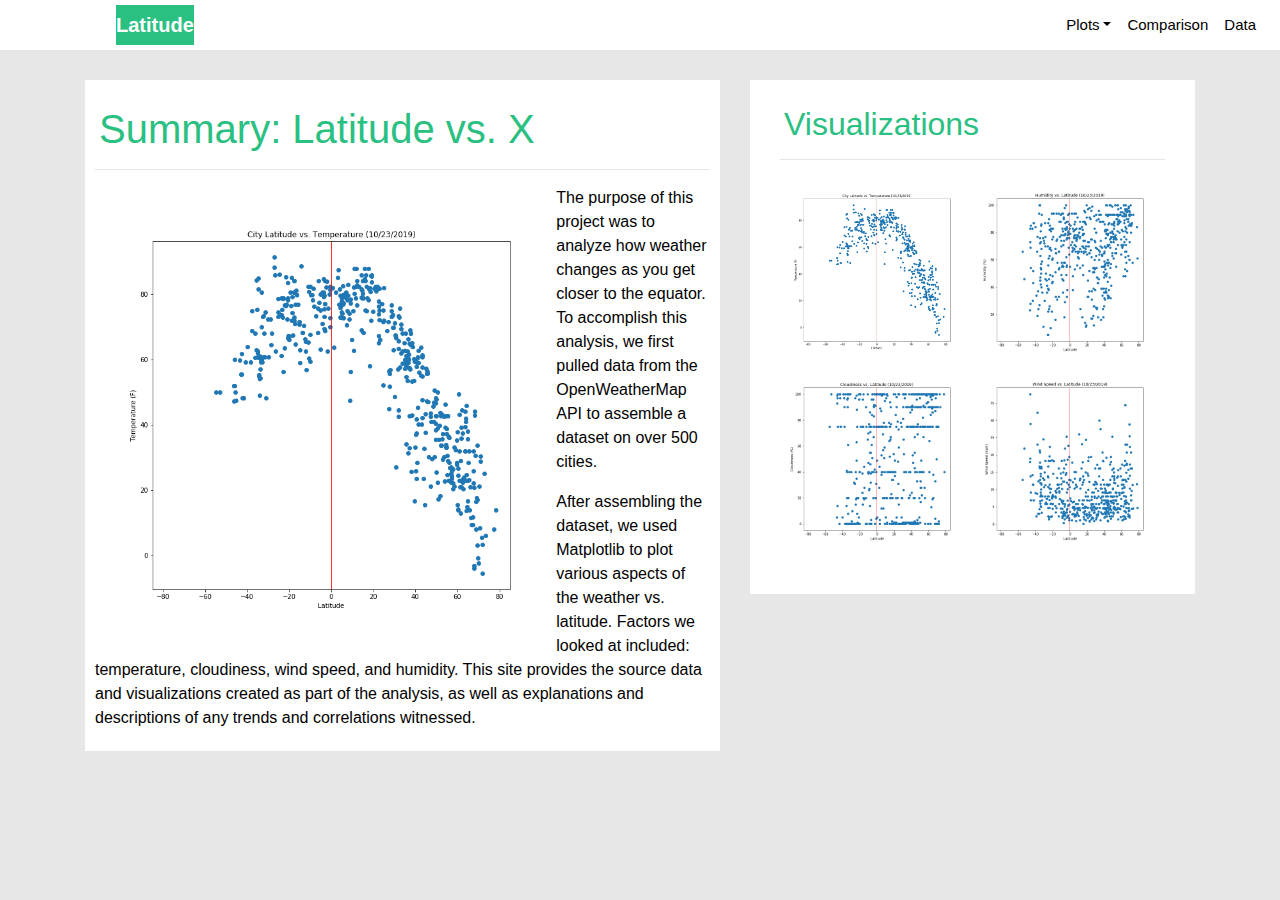
<file: WebVisualizations/index.html>
<!doctype html>
<html lang="en">
  <head>
    <!--Required meta tags-->
    <meta charset="utf-8">
    <meta name="viewport" content="width=device-width, initial-scale=1, shrink-to-fit=no">

    <!-- Bootstrap CSS -->
    <link rel="stylesheet" href="https://stackpath.bootstrapcdn.com/bootstrap/4.3.1/css/bootstrap.min.css" integrity="sha384-ggOyR0iXCbMQv3Xipma34MD+dH/1fQ784/j6cY/iJTQUOhcWr7x9JvoRxT2MZw1T" crossorigin="anonymous">

    <!--CSS Link-->
    <link rel="stylesheet" type="text/css" href="stylesheet.css">
    <script src="https://code.jquery.com/jquery-3.4.1.slim.min.js" integrity="sha384-J6qa4849blE2+poT4WnyKhv5vZF5SrPo0iEjwBvKU7imGFAV0wwj1yYfoRSJoZ+n" crossorigin="anonymous"></script>
    <script src="https://cdn.jsdelivr.net/npm/popper.js@1.16.0/dist/umd/popper.min.js" integrity="sha384-Q6E9RHvbIyZFJoft+2mJbHaEWldlvI9IOYy5n3zV9zzTtmI3UksdQRVvoxMfooAo" crossorigin="anonymous"></script>
    <script src="https://stackpath.bootstrapcdn.com/bootstrap/4.4.1/js/bootstrap.min.js" integrity="sha384-wfSDF2E50Y2D1uUdj0O3uMBJnjuUD4Ih7YwaYd1iqfktj0Uod8GCExl3Og8ifwB6" crossorigin="anonymous"></script>
    <title>Web Visualization Dashboard - Latitude</title>
  </head>


    <body>

        <nav class="navbar navbar-expand-lg">
            <a class="navbar-brand" href="index.html">Latitude</a>
            <button class="navbar-toggler" type="button" data-toggle="collapse" data-target="#collapsibleNavbar" aria-controls="navbarNavDropdown" aria-expanded="false" aria-label="Toggle navigation">
              <span class="navbar-toggler-icon"></span>
            </button>
          
            <div class="collapse navbar-collapse" id="collapsibleNavbar">
                <ul class="navbar-nav ml-auto">

                    <li class="nav-item dropdown">
                        <a class="nav-link dropdown-toggle" href="#" id="navbarDropdownMenuLink" role="button" data-toggle="dropdown" aria-haspopup="true" aria-expanded="false">Plots</a>
                        <div class="dropdown-menu" aria-labelledby="navbarDropdownMenuLink">
                            <a class="dropdown-item" href="temp.html">Maximum Temperature</a>
                            <a class="dropdown-item" href="humidity.html">Humidity</a>
                            <a class="dropdown-item" href="cloudiness.html">Cloudiness</a>
                            <a class="dropdown-item" href="wind.html">Wind Speed</a>
                        </div>
                    </li>

                    <li class="nav-item">
                      <a class="nav-link" href="comparisons.html">Comparison</a>
                    </li>

                    <li class="nav-item">
                        <a class="nav-link" href="data.html">Data</a>
                    </li>
                </ul>

            </div>
        </nav>


        <div class="container">
            <div class="row">
                <div class="col-lg-7 col-md-12">
                    <div class="main-content">
                        <h1 class="heading">Summary: Latitude vs. X</h1>
                        <hr>
                        <img src="Resources/assets/images/temp_vs_lat.png" alt="Latitude vs Max Temperature" class="index-graph float-left">
                        <p>The purpose of this project was to analyze how weather changes as you get closer to the equator. To accomplish 
                            this analysis, we first pulled data from the OpenWeatherMap API to assemble a dataset on over 500 cities.</p>
                        <p>After assembling the dataset, we used Matplotlib to plot various aspects of the weather vs. latitude. Factors 
                            we looked at included: temperature, cloudiness, wind speed, and humidity. This site provides the source data 
                            and visualizations created as part of the analysis, as well as explanations and descriptions of any trends and 
                            correlations witnessed.</p>
                    </div>
                </div>
                <div class="col-lg-5 col-md-12">
                    <section id="imagenav-area">
                        <div class="image-content">
                            <h2 class="heading">Visualizations</h2>
                            <hr>
                            <div id="image-content">
                                <a href="temp.html">
                                    <img src="Resources/assets/images/temp_vs_lat.png" alt="Latitude vs Max Temperature" class="imagenav-photo"></a>
                                <a href="humidity.html">
                                    <img src="Resources/assets/images/humidity_vs_lat.png" alt="Latitude vs Humidity" class="imagenav-photo"></a>
                                <a href="cloudiness.html">
                                    <img src="Resources/assets/images/cloudiness_vs_lat.png" alt="Latitude vs Clouduness" class="imagenav-photo"></a>
                                <a href="wind.html">
                                    <img src="Resources/assets/images/windspeed_vs_lat.png" alt="Latitude vs Wind Speed" class="imagenav-photo"></a>
                            </div>
                        </div>
                    </section>
                </div>
            </div>
        </div>


    </body>
</html>
</file>
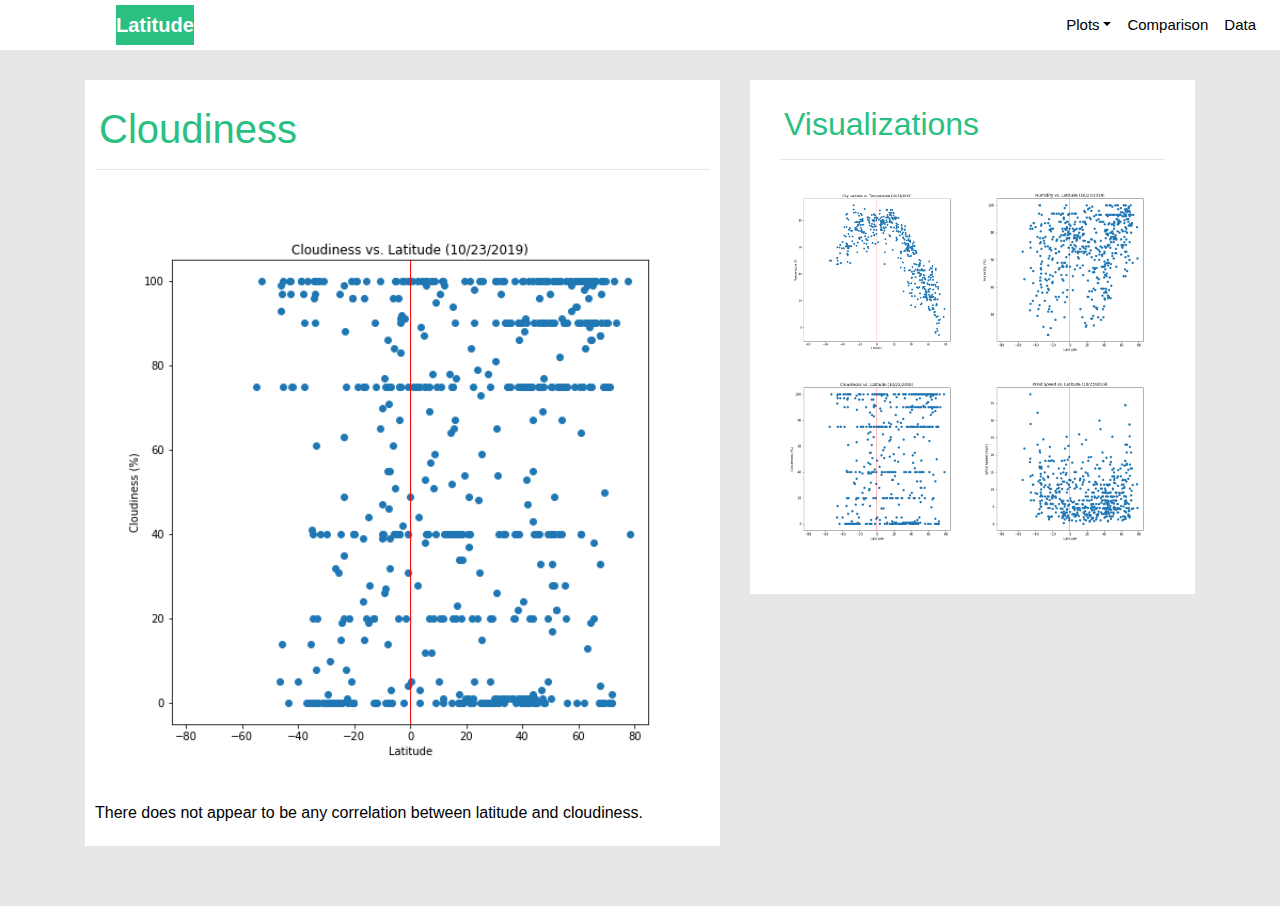
<file: WebVisualizations/cloudiness.html>
<!doctype html>
<html lang="en">
  <head>
    <!--Required meta tags-->
    <meta charset="utf-8">
    <meta name="viewport" content="width=device-width, initial-scale=1, shrink-to-fit=no">

    <!-- Bootstrap CSS -->
    <link rel="stylesheet" href="https://stackpath.bootstrapcdn.com/bootstrap/4.3.1/css/bootstrap.min.css" integrity="sha384-ggOyR0iXCbMQv3Xipma34MD+dH/1fQ784/j6cY/iJTQUOhcWr7x9JvoRxT2MZw1T" crossorigin="anonymous">

    <!--CSS Link-->
    <link rel="stylesheet" type="text/css" href="stylesheet.css">
    <script src="https://code.jquery.com/jquery-3.4.1.slim.min.js" integrity="sha384-J6qa4849blE2+poT4WnyKhv5vZF5SrPo0iEjwBvKU7imGFAV0wwj1yYfoRSJoZ+n" crossorigin="anonymous"></script>
    <script src="https://cdn.jsdelivr.net/npm/popper.js@1.16.0/dist/umd/popper.min.js" integrity="sha384-Q6E9RHvbIyZFJoft+2mJbHaEWldlvI9IOYy5n3zV9zzTtmI3UksdQRVvoxMfooAo" crossorigin="anonymous"></script>
    <script src="https://stackpath.bootstrapcdn.com/bootstrap/4.4.1/js/bootstrap.min.js" integrity="sha384-wfSDF2E50Y2D1uUdj0O3uMBJnjuUD4Ih7YwaYd1iqfktj0Uod8GCExl3Og8ifwB6" crossorigin="anonymous"></script>
    <title>Web Visualization Dashboard - Latitude</title>
  </head>


    <body>

        <nav class="navbar navbar-expand-lg">
            <a class="navbar-brand" href="index.html">Latitude</a>
            <button class="navbar-toggler" type="button" data-toggle="collapse" data-target="#navbarNavDropdown" aria-controls="navbarNavDropdown" aria-expanded="false" aria-label="Toggle navigation">
              <span class="navbar-toggler-icon"></span>
            </button>
          
            <div class="collapse navbar-collapse" id="navbarNavDropdown">
                <ul class="navbar-nav ml-auto">

                    <li class="nav-item dropdown">
                        <a class="nav-link dropdown-toggle" href="#" id="navbarDropdownMenuLink" role="button" data-toggle="dropdown" aria-haspopup="true" aria-expanded="false">Plots</a>
                        <div class="dropdown-menu" aria-labelledby="navbarDropdownMenuLink">
                            <a class="dropdown-item" href="temp.html">Maximum Temperature</a>
                            <a class="dropdown-item" href="humidity.html">Humidity</a>
                            <a class="dropdown-item" href="cloudiness.html">cloudiness</a>
                            <a class="dropdown-item" href="wind.html">Wind Speed</a>
                        </div>
                    </li>

                    <li class="nav-item">
                      <a class="nav-link" href="comparisons.html">Comparison</a>
                    </li>

                    <li class="nav-item">
                        <a class="nav-link" href="data.html">Data</a>
                    </li>
                </ul>

            </div>
        </nav>






        <div class="container">
            <div class="row">
                <div class="col-lg-7 col-md-12">
                    <div class="main-content">
                        <h1 class="heading">Cloudiness</h1>
                        <hr>
                        <img src="Resources/assets/images/cloudiness_vs_lat.png" alt="Latitude vs Cloudiness" class="vis-graph">
                        <p>There does not appear to be any correlation between latitude and cloudiness.</p>
                    </div>
                </div>
                <div class="col-lg-5 col-md-12">
                    <section id="imagenav-area">
                        <div class="image-content">
                            <h2 class="heading">Visualizations</h2>
                            <hr>
                            <div id="image-content">
                                <a href="temp.html">
                                    <img src="Resources/assets/images/temp_vs_lat.png" alt="Latitude vs Max Temperature" class="imagenav-photo"></a>
                                <a href="humidity.html">
                                    <img src="Resources/assets/images/humidity_vs_lat.png" alt="Latitude vs Humidity" class="imagenav-photo"></a>
                                <a href="cloudiness.html">
                                    <img src="Resources/assets/images/cloudiness_vs_lat.png" alt="Latitude vs Cloudiness" class="imagenav-photo"></a>
                                <a href="wind.html">
                                    <img src="Resources/assets/images/windspeed_vs_lat.png" alt="Latitude vs Wind Speed" class="imagenav-photo"></a>
                            </div>
                        </div>
                    </section>
                </div>
            </div>
        </div>






    </body>

</html>
</file>
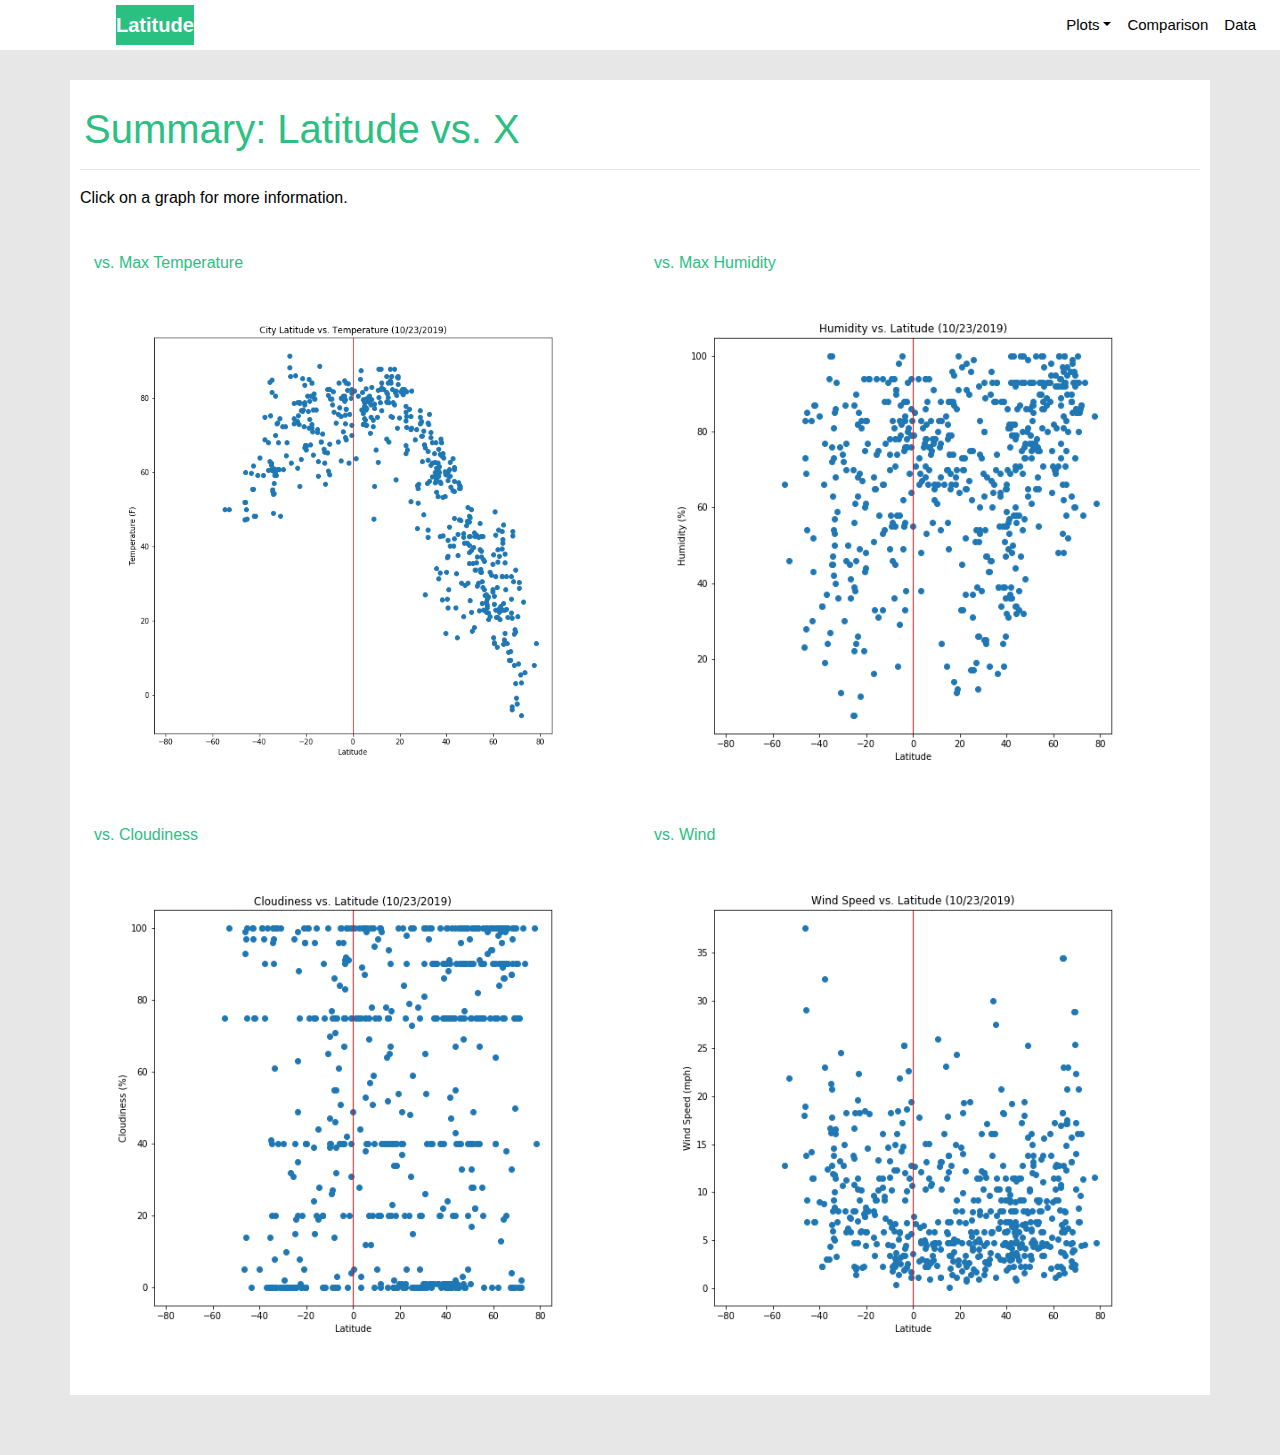
<file: WebVisualizations/comparisons.html>
<!doctype html>
<html lang="en">
  <head>
    <!--Required meta tags-->
    <meta charset="utf-8">
    <meta name="viewport" content="width=device-width, initial-scale=1, shrink-to-fit=no">

    <!-- Bootstrap CSS -->
    <link rel="stylesheet" href="https://stackpath.bootstrapcdn.com/bootstrap/4.3.1/css/bootstrap.min.css" integrity="sha384-ggOyR0iXCbMQv3Xipma34MD+dH/1fQ784/j6cY/iJTQUOhcWr7x9JvoRxT2MZw1T" crossorigin="anonymous">

    <!--CSS Link-->
    <link rel="stylesheet" type="text/css" href="stylesheet.css">
    <script src="https://code.jquery.com/jquery-3.4.1.slim.min.js" integrity="sha384-J6qa4849blE2+poT4WnyKhv5vZF5SrPo0iEjwBvKU7imGFAV0wwj1yYfoRSJoZ+n" crossorigin="anonymous"></script>
    <script src="https://cdn.jsdelivr.net/npm/popper.js@1.16.0/dist/umd/popper.min.js" integrity="sha384-Q6E9RHvbIyZFJoft+2mJbHaEWldlvI9IOYy5n3zV9zzTtmI3UksdQRVvoxMfooAo" crossorigin="anonymous"></script>
    <script src="https://stackpath.bootstrapcdn.com/bootstrap/4.4.1/js/bootstrap.min.js" integrity="sha384-wfSDF2E50Y2D1uUdj0O3uMBJnjuUD4Ih7YwaYd1iqfktj0Uod8GCExl3Og8ifwB6" crossorigin="anonymous"></script>
    <title>Web Visualization Dashboard - Latitude</title>
  </head>


    <body>

        <nav class="navbar navbar-expand-lg">
            <a class="navbar-brand" href="index.html">Latitude</a>
            <button class="navbar-toggler" type="button" data-toggle="collapse" data-target="#collapsibleNavbar" aria-controls="navbarNavDropdown" aria-expanded="false" aria-label="Toggle navigation">
              <span class="navbar-toggler-icon"></span>
            </button>
          
            <div class="collapse navbar-collapse" id="collapsibleNavbar">
                <ul class="navbar-nav ml-auto">

                    <li class="nav-item dropdown">
                        <a class="nav-link dropdown-toggle" href="#" id="navbarDropdownMenuLink" role="button" data-toggle="dropdown" aria-haspopup="true" aria-expanded="false">Plots</a>
                        <div class="dropdown-menu" aria-labelledby="navbarDropdownMenuLink">
                            <a class="dropdown-item" href="temp.html">Maximum Temperature</a>
                            <a class="dropdown-item" href="humidity.html">Humidity</a>
                            <a class="dropdown-item" href="cloudiness.html">Cloudiness</a>
                            <a class="dropdown-item" href="wind.html">Wind Speed</a>
                        </div>
                    </li>

                    <li class="nav-item">
                      <a class="nav-link" href="comparisons.html">Comparison</a>
                    </li>

                    <li class="nav-item">
                        <a class="nav-link" href="data.html">Data</a>
                    </li>
                </ul>

            </div>
        </nav>


        <div class="container">
            <div class="row">
                    <div class="main-content">
                        <h1 class="heading">Summary: Latitude vs. X</h1>
                        <hr>
                            <p>Click on a graph for more information.</p>

                        <div class="container" style="padding-bottom: 20px;">
                            <div class="row">
                                <div class="col-lg-6" style="padding: 10px;">
                                    <div class="heading">vs. Max Temperature</div>
                                        <a href="temp.html">
                                            <img src="Resources/assets/images/temp_vs_lat.png" alt="Latitude vs. Max Temperature", title="Latitude vs. Max Temperature" class="imagenav-photo-comp">
                                        </a>
                                </div>
                                <div class="col-lg-6" style="padding: 10px;">
                                    <div class="heading">vs. Max Humidity</div>
                                        <a href="humidity.html">
                                            <img src="Resources/assets/images/humidity_vs_lat.png" alt="Latitude vs. Humidity", title="Latitude vs. Humidity" class="imagenav-photo-comp">
                                        </a>
                                </div>
                                <div class="col-lg-6" style="padding: 10px;">
                                    <div class="heading">vs. Cloudiness</div>
                                        <a href="cloudiness.html">
                                            <img src="Resources/assets/images/cloudiness_vs_lat.png" alt="Latitude vs. Cloudiness", title="Latitude vs. Cloudiness" class="imagenav-photo-comp">
                                        </a>
                                </div>
                                <div class="col-lg-6" style="padding: 10px;">
                                     <div class="heading">vs. Wind</div>
                                         <a href="wind.html">
                                            <img src="Resources/assets/images/windspeed_vs_lat.png" alt="Latitude vs. Wind Speed", title="Latitude vs. Wind Speed" class="imagenav-photo-comp">
                                         </a>
                                </div>       
                            </div>
                        </div>
                    </div>
            </div>
        </div>


    </body>
</html>
</file>
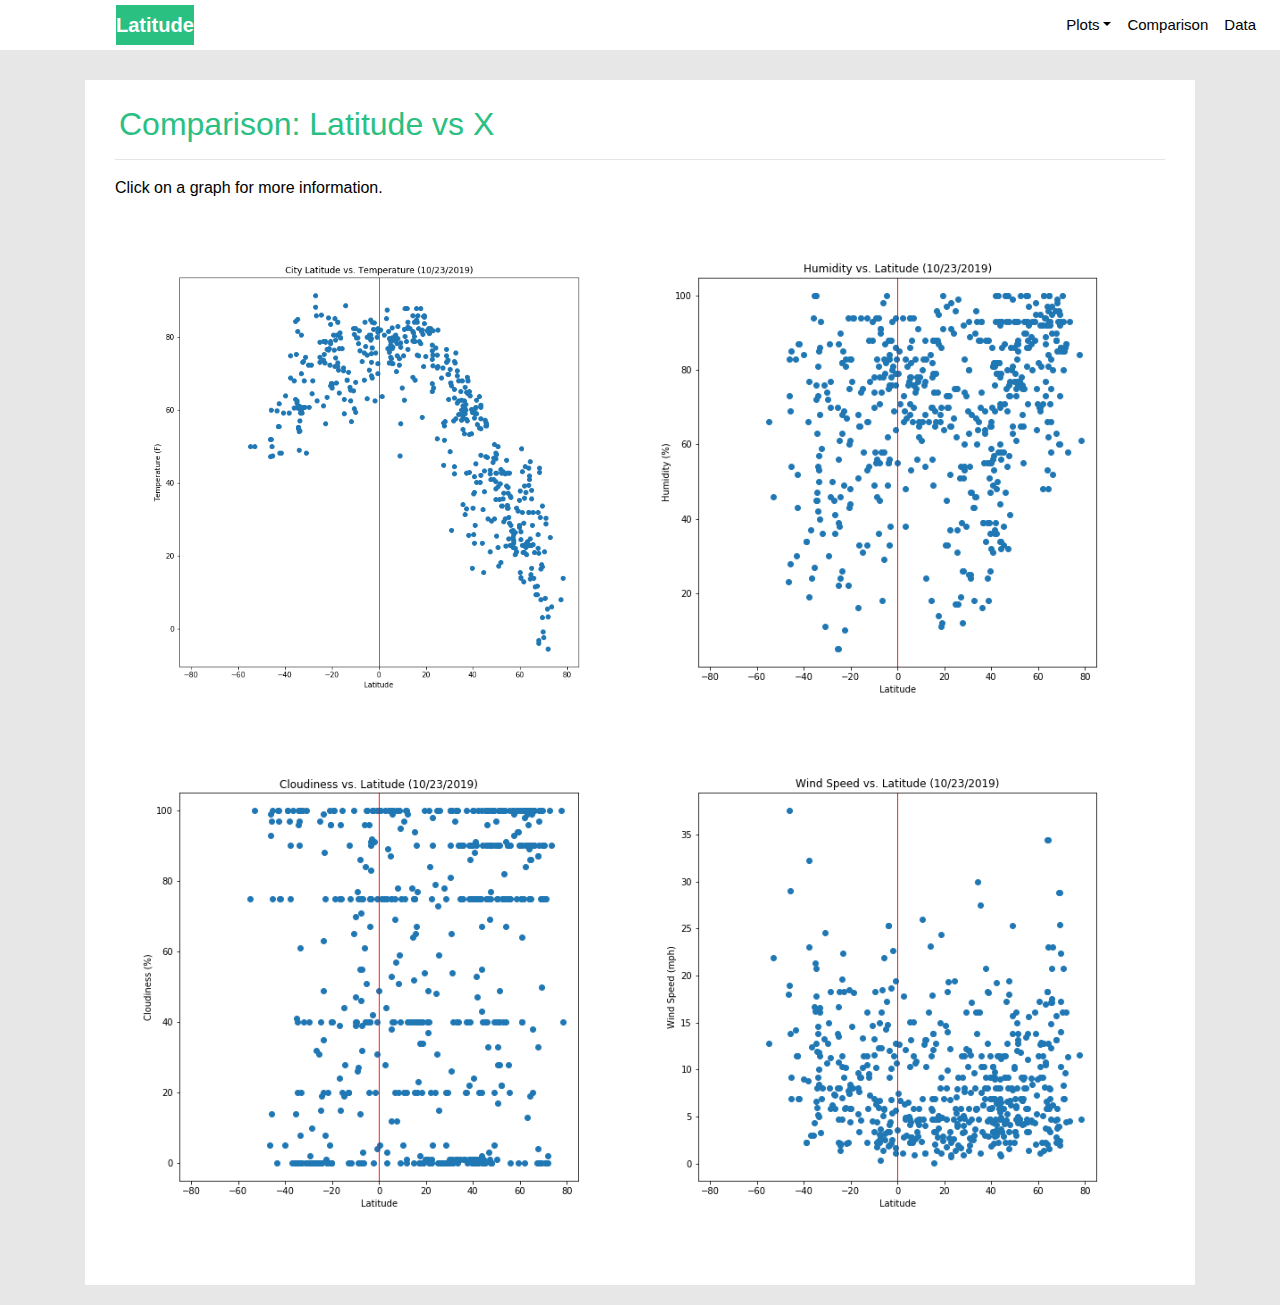
<file: WebVisualizations/comparisons2.html>
<!doctype html>
<html lang="en">
  <head>
    <!--Required meta tags-->
    <meta charset="utf-8">
    <meta name="viewport" content="width=device-width, initial-scale=1, shrink-to-fit=no">

    <!-- Bootstrap CSS -->
    <link rel="stylesheet" href="https://stackpath.bootstrapcdn.com/bootstrap/4.3.1/css/bootstrap.min.css" integrity="sha384-ggOyR0iXCbMQv3Xipma34MD+dH/1fQ784/j6cY/iJTQUOhcWr7x9JvoRxT2MZw1T" crossorigin="anonymous">

    <!--CSS Link-->
    <link rel="stylesheet" type="text/css" href="stylesheet.css">
    <script src="https://code.jquery.com/jquery-3.4.1.slim.min.js" integrity="sha384-J6qa4849blE2+poT4WnyKhv5vZF5SrPo0iEjwBvKU7imGFAV0wwj1yYfoRSJoZ+n" crossorigin="anonymous"></script>
    <script src="https://cdn.jsdelivr.net/npm/popper.js@1.16.0/dist/umd/popper.min.js" integrity="sha384-Q6E9RHvbIyZFJoft+2mJbHaEWldlvI9IOYy5n3zV9zzTtmI3UksdQRVvoxMfooAo" crossorigin="anonymous"></script>
    <script src="https://stackpath.bootstrapcdn.com/bootstrap/4.4.1/js/bootstrap.min.js" integrity="sha384-wfSDF2E50Y2D1uUdj0O3uMBJnjuUD4Ih7YwaYd1iqfktj0Uod8GCExl3Og8ifwB6" crossorigin="anonymous"></script>
    <title>Web Visualization Dashboard - Latitude</title>
  </head>


    <body>

        <nav class="navbar navbar-expand-lg">
            <a class="navbar-brand" href="index.html">Latitude</a>
            <button class="navbar-toggler" type="button" data-toggle="collapse" data-target="#collapsibleNavbar" aria-controls="navbarNavDropdown" aria-expanded="false" aria-label="Toggle navigation">
              <span class="navbar-toggler-icon"></span>
            </button>
          
            <div class="collapse navbar-collapse" id="collapsibleNavbar">
                <ul class="navbar-nav ml-auto">

                    <li class="nav-item dropdown">
                        <a class="nav-link dropdown-toggle" href="#" id="navbarDropdownMenuLink" role="button" data-toggle="dropdown" aria-haspopup="true" aria-expanded="false">Plots</a>
                        <div class="dropdown-menu" aria-labelledby="navbarDropdownMenuLink">
                            <a class="dropdown-item" href="temp.html">Maximum Temperature</a>
                            <a class="dropdown-item" href="humidity.html">Humidity</a>
                            <a class="dropdown-item" href="cloudiness.html">Cloudiness</a>
                            <a class="dropdown-item" href="wind.html">Wind Speed</a>
                        </div>
                    </li>

                    <li class="nav-item">
                      <a class="nav-link" href="comparison.html">Comparison</a>
                    </li>

                    <li class="nav-item">
                        <a class="nav-link" href="data.html">Data</a>
                    </li>
                </ul>

            </div>
        </nav>


        <div class="container">
                <div class="row">
                                  
                    <div class="col-md-12">
                        <section id="imagenav-area">
                            <div class="image-content">
                                <h2 class="heading">Comparison: Latitude vs X</h2>
                                <hr>
                                <p>Click on a graph for more information.</p>
                                <div id="image-content">
                                    <a href="temp.html">
                                        <img src="Resources/assets/images/temp_vs_lat.png" alt="Latitude vs Max Temperature" class="imagenav-photo"></a>
                                    <a href="humidity.html">
                                        <img src="Resources/assets/images/humidity_vs_lat.png" alt="Latitude vs Humidity" class="imagenav-photo"></a>
                                    <a href="cloudiness.html">
                                        <img src="Resources/assets/images/cloudiness_vs_lat.png" alt="Latitude vs Clouduness" class="imagenav-photo"></a>
                                    <a href="wind.html">
                                        <img src="Resources/assets/images/windspeed_vs_lat.png" alt="Latitude vs Wind Speed" class="imagenav-photo"></a>
                                </div>
                            </div>
                        </section>
                    </div>
                </div>
            </div>
        </div>


    </body>
</html>
</file>
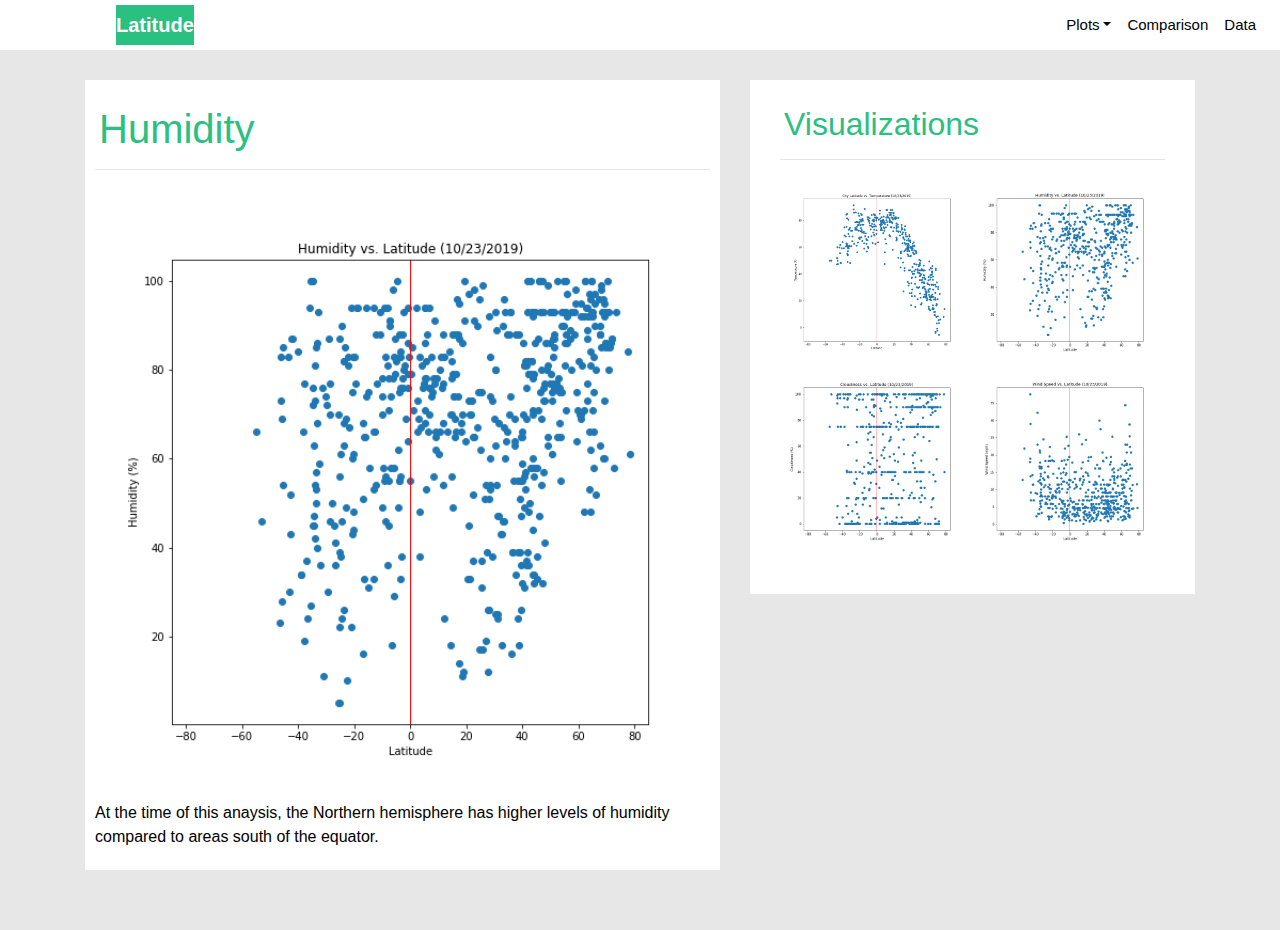
<file: WebVisualizations/humidity.html>
<!doctype html>
<html lang="en">
  <head>
    <!--Required meta tags-->
    <meta charset="utf-8">
    <meta name="viewport" content="width=device-width, initial-scale=1, shrink-to-fit=no">

    <!-- Bootstrap CSS -->
    <link rel="stylesheet" href="https://stackpath.bootstrapcdn.com/bootstrap/4.3.1/css/bootstrap.min.css" integrity="sha384-ggOyR0iXCbMQv3Xipma34MD+dH/1fQ784/j6cY/iJTQUOhcWr7x9JvoRxT2MZw1T" crossorigin="anonymous">

    <!--CSS Link-->
    <link rel="stylesheet" type="text/css" href="stylesheet.css">
    <script src="https://code.jquery.com/jquery-3.4.1.slim.min.js" integrity="sha384-J6qa4849blE2+poT4WnyKhv5vZF5SrPo0iEjwBvKU7imGFAV0wwj1yYfoRSJoZ+n" crossorigin="anonymous"></script>
    <script src="https://cdn.jsdelivr.net/npm/popper.js@1.16.0/dist/umd/popper.min.js" integrity="sha384-Q6E9RHvbIyZFJoft+2mJbHaEWldlvI9IOYy5n3zV9zzTtmI3UksdQRVvoxMfooAo" crossorigin="anonymous"></script>
    <script src="https://stackpath.bootstrapcdn.com/bootstrap/4.4.1/js/bootstrap.min.js" integrity="sha384-wfSDF2E50Y2D1uUdj0O3uMBJnjuUD4Ih7YwaYd1iqfktj0Uod8GCExl3Og8ifwB6" crossorigin="anonymous"></script>
    <title>Web Visualization Dashboard - Latitude</title>
  </head>


    <body>

        <nav class="navbar navbar-expand-lg">
            <a class="navbar-brand" href="index.html">Latitude</a>
            <button class="navbar-toggler" type="button" data-toggle="collapse" data-target="#navbarNavDropdown" aria-controls="navbarNavDropdown" aria-expanded="false" aria-label="Toggle navigation">
              <span class="navbar-toggler-icon"></span>
            </button>
          
            <div class="collapse navbar-collapse" id="navbarNavDropdown">
                <ul class="navbar-nav ml-auto">

                    <li class="nav-item dropdown">
                        <a class="nav-link dropdown-toggle" href="#" id="navbarDropdownMenuLink" role="button" data-toggle="dropdown" aria-haspopup="true" aria-expanded="false">Plots</a>
                        <div class="dropdown-menu" aria-labelledby="navbarDropdownMenuLink">
                            <a class="dropdown-item" href="temp.html">Maximum Temperature</a>
                            <a class="dropdown-item" href="humidity.html">Humidity</a>
                            <a class="dropdown-item" href="cloudiness.html">cloudiness</a>
                            <a class="dropdown-item" href="wind.html">Wind Speed</a>
                        </div>
                    </li>

                    <li class="nav-item">
                      <a class="nav-link" href="comparisons.html">Comparison</a>
                    </li>

                    <li class="nav-item">
                        <a class="nav-link" href="data.html">Data</a>
                    </li>
                </ul>

            </div>
        </nav>






        <div class="container">
            <div class="row">
                <div class="col-lg-7 col-md-12">
                    <div class="main-content">
                        <h1 class="heading">Humidity</h1>
                        <hr>
                        <img src="Resources/assets/images/humidity_vs_lat.png" alt="Latitude vs Humidity" class="vis-graph">
                        <p>At the time of this anaysis, the Northern hemisphere has higher levels of humidity compared to 
                            areas south of the equator.</p>
                    </div>
                </div>
                <div class="col-lg-5 col-md-12">
                    <section id="imagenav-area">
                        <div class="image-content">
                            <h2 class="heading">Visualizations</h2>
                            <hr>
                            <div id="image-content">
                                <a href="temp.html">
                                    <img src="Resources/assets/images/temp_vs_lat.png" alt="Latitude vs Max Temperature" class="imagenav-photo"></a>
                                <a href="humidity.html">
                                    <img src="Resources/assets/images/humidity_vs_lat.png" alt="Latitude vs Humidity" class="imagenav-photo"></a>
                                <a href="cloudiness.html">
                                    <img src="Resources/assets/images/cloudiness_vs_lat.png" alt="Latitude vs Cloudiness" class="imagenav-photo"></a>
                                <a href="wind.html">
                                    <img src="Resources/assets/images/windspeed_vs_lat.png" alt="Latitude vs Wind Speed" class="imagenav-photo"></a>
                            </div>
                        </div>
                    </section>
                </div>
            </div>
        </div>






    </body>

</html>
</file>
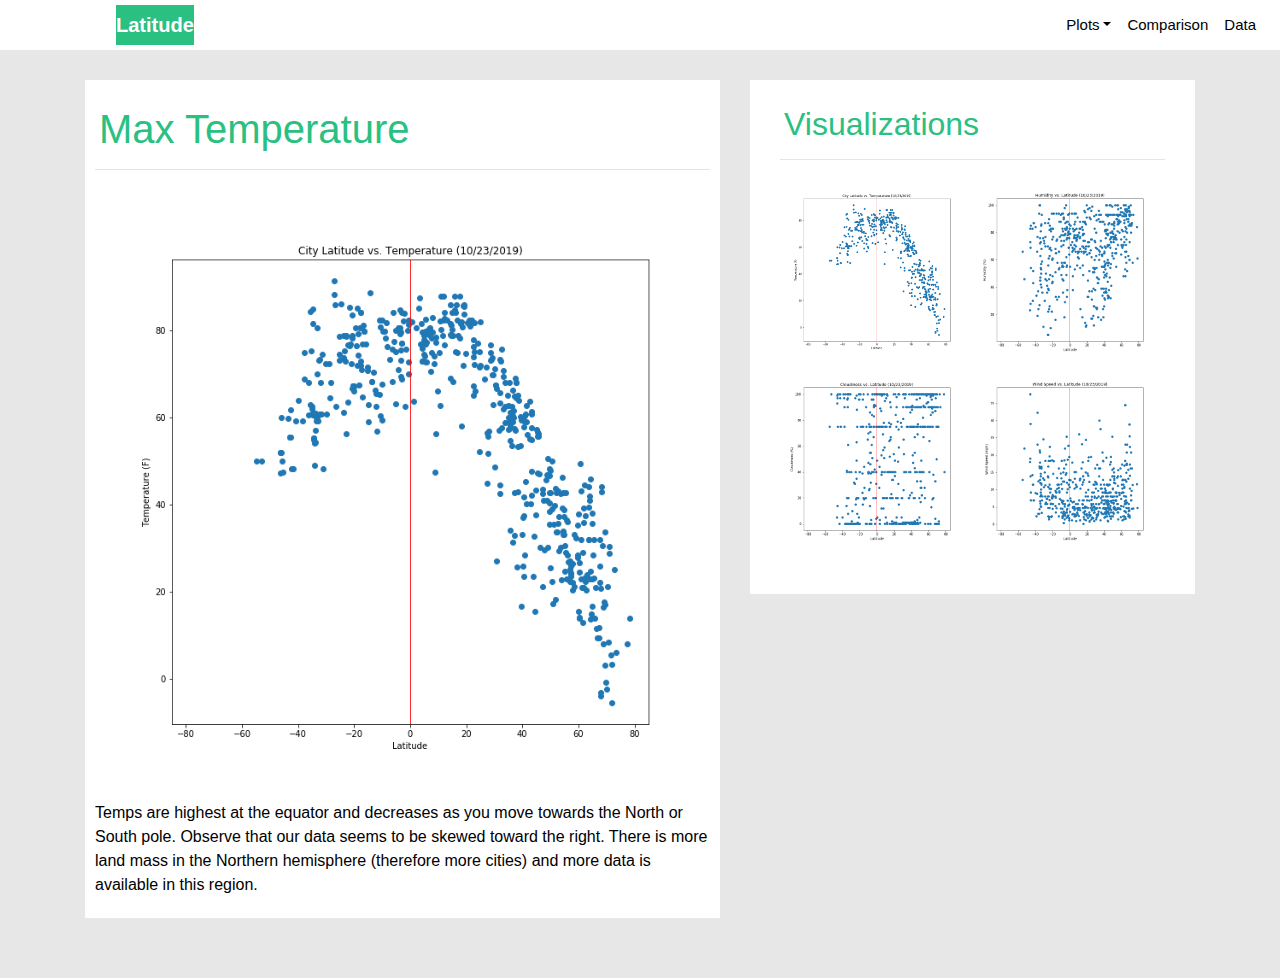
<file: WebVisualizations/temp.html>
<!doctype html>
<html lang="en">
  <head>
    <!--Required meta tags-->
    <meta charset="utf-8">
    <meta name="viewport" content="width=device-width, initial-scale=1, shrink-to-fit=no">

    <!-- Bootstrap CSS -->
    <link rel="stylesheet" href="https://stackpath.bootstrapcdn.com/bootstrap/4.3.1/css/bootstrap.min.css" integrity="sha384-ggOyR0iXCbMQv3Xipma34MD+dH/1fQ784/j6cY/iJTQUOhcWr7x9JvoRxT2MZw1T" crossorigin="anonymous">

    <!--CSS Link-->
    <link rel="stylesheet" type="text/css" href="stylesheet.css">
    <script src="https://code.jquery.com/jquery-3.4.1.slim.min.js" integrity="sha384-J6qa4849blE2+poT4WnyKhv5vZF5SrPo0iEjwBvKU7imGFAV0wwj1yYfoRSJoZ+n" crossorigin="anonymous"></script>
    <script src="https://cdn.jsdelivr.net/npm/popper.js@1.16.0/dist/umd/popper.min.js" integrity="sha384-Q6E9RHvbIyZFJoft+2mJbHaEWldlvI9IOYy5n3zV9zzTtmI3UksdQRVvoxMfooAo" crossorigin="anonymous"></script>
    <script src="https://stackpath.bootstrapcdn.com/bootstrap/4.4.1/js/bootstrap.min.js" integrity="sha384-wfSDF2E50Y2D1uUdj0O3uMBJnjuUD4Ih7YwaYd1iqfktj0Uod8GCExl3Og8ifwB6" crossorigin="anonymous"></script>
    <title>Web Visualization Dashboard - Latitude</title>
  </head>


    <body>

        <nav class="navbar navbar-expand-lg">
            <a class="navbar-brand" href="index.html">Latitude</a>
            <button class="navbar-toggler" type="button" data-toggle="collapse" data-target="#navbarNavDropdown" aria-controls="navbarNavDropdown" aria-expanded="false" aria-label="Toggle navigation">
              <span class="navbar-toggler-icon"></span>
            </button>
          
            <div class="collapse navbar-collapse" id="navbarNavDropdown">
                <ul class="navbar-nav ml-auto">

                    <li class="nav-item dropdown">
                        <a class="nav-link dropdown-toggle" href="#" id="navbarDropdownMenuLink" role="button" data-toggle="dropdown" aria-haspopup="true" aria-expanded="false">Plots</a>
                        <div class="dropdown-menu" aria-labelledby="navbarDropdownMenuLink">
                            <a class="dropdown-item" href="temp.html">Maximum Temperature</a>
                            <a class="dropdown-item" href="humidity.html">Humidity</a>
                            <a class="dropdown-item" href="cloudiness.html">cloudiness</a>
                            <a class="dropdown-item" href="wind.html">Wind Speed</a>
                        </div>
                    </li>

                    <li class="nav-item">
                      <a class="nav-link" href="comparisons.html">Comparison</a>
                    </li>

                    <li class="nav-item">
                        <a class="nav-link" href="data.html">Data</a>
                    </li>
                </ul>

            </div>
        </nav>






        <div class="container">
            <div class="row">
                <div class="col-lg-7 col-md-12">
                    <div class="main-content">
                        <h1 class="heading">Max Temperature</h1>
                        <hr>
                        <img src="Resources/assets/images/temp_vs_lat.png" alt="Latitude vs Max Temperature" class="vis-graph">
                        <p>Temps are highest at the equator and decreases as you move towards the North or South pole. 
                            Observe that our data seems to be skewed toward the right. There is more land mass in the 
                            Northern hemisphere (therefore more cities) and more data is available in this region.</p>
                    </div>
                </div>
                <div class="col-lg-5 col-md-12">
                    <section id="imagenav-area">
                        <div class="image-content">
                            <h2 class="heading">Visualizations</h2>
                            <hr>
                            <div id="image-content">
                                <a href="temp.html">
                                    <img src="Resources/assets/images/temp_vs_lat.png" alt="Latitude vs Max Temperature" class="imagenav-photo"></a>
                                <a href="humidity.html">
                                    <img src="Resources/assets/images/humidity_vs_lat.png" alt="Latitude vs Humidity" class="imagenav-photo"></a>
                                <a href="cloudiness.html">
                                    <img src="Resources/assets/images/cloudiness_vs_lat.png" alt="Latitude vs Cloudiness" class="imagenav-photo"></a>
                                <a href="wind.html">
                                    <img src="Resources/assets/images/windspeed_vs_lat.png" alt="Latitude vs Wind Speed" class="imagenav-photo"></a>
                            </div>
                        </div>
                    </section>
                </div>
            </div>
        </div>






    </body>

</html>
</file>
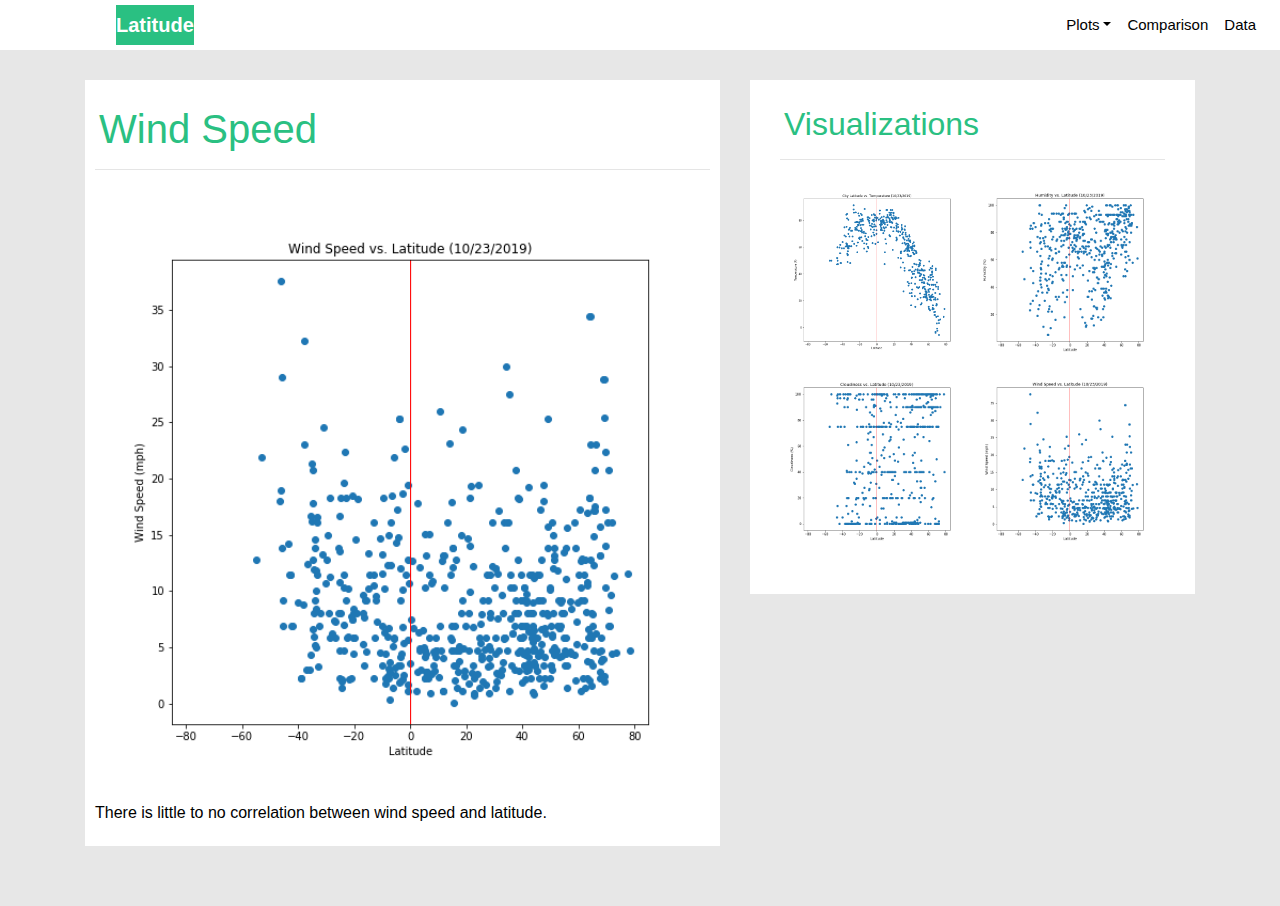
<file: WebVisualizations/wind.html>
<!doctype html>
<html lang="en">
  <head>
    <!--Required meta tags-->
    <meta charset="utf-8">
    <meta name="viewport" content="width=device-width, initial-scale=1, shrink-to-fit=no">

    <!-- Bootstrap CSS -->
    <link rel="stylesheet" href="https://stackpath.bootstrapcdn.com/bootstrap/4.3.1/css/bootstrap.min.css" integrity="sha384-ggOyR0iXCbMQv3Xipma34MD+dH/1fQ784/j6cY/iJTQUOhcWr7x9JvoRxT2MZw1T" crossorigin="anonymous">

    <!--CSS Link-->
    <link rel="stylesheet" type="text/css" href="stylesheet.css">
    <script src="https://code.jquery.com/jquery-3.4.1.slim.min.js" integrity="sha384-J6qa4849blE2+poT4WnyKhv5vZF5SrPo0iEjwBvKU7imGFAV0wwj1yYfoRSJoZ+n" crossorigin="anonymous"></script>
    <script src="https://cdn.jsdelivr.net/npm/popper.js@1.16.0/dist/umd/popper.min.js" integrity="sha384-Q6E9RHvbIyZFJoft+2mJbHaEWldlvI9IOYy5n3zV9zzTtmI3UksdQRVvoxMfooAo" crossorigin="anonymous"></script>
    <script src="https://stackpath.bootstrapcdn.com/bootstrap/4.4.1/js/bootstrap.min.js" integrity="sha384-wfSDF2E50Y2D1uUdj0O3uMBJnjuUD4Ih7YwaYd1iqfktj0Uod8GCExl3Og8ifwB6" crossorigin="anonymous"></script>
    <title>Web Visualization Dashboard - Latitude</title>
  </head>


    <body>

        <nav class="navbar navbar-expand-lg">
            <a class="navbar-brand" href="index.html">Latitude</a>
            <button class="navbar-toggler" type="button" data-toggle="collapse" data-target="#navbarNavDropdown" aria-controls="navbarNavDropdown" aria-expanded="false" aria-label="Toggle navigation">
              <span class="navbar-toggler-icon"></span>
            </button>
          
            <div class="collapse navbar-collapse" id="navbarNavDropdown">
                <ul class="navbar-nav ml-auto">

                    <li class="nav-item dropdown">
                        <a class="nav-link dropdown-toggle" href="#" id="navbarDropdownMenuLink" role="button" data-toggle="dropdown" aria-haspopup="true" aria-expanded="false">Plots</a>
                        <div class="dropdown-menu" aria-labelledby="navbarDropdownMenuLink">
                            <a class="dropdown-item" href="temp.html">Maximum Temperature</a>
                            <a class="dropdown-item" href="humidity.html">Humidity</a>
                            <a class="dropdown-item" href="cloudiness.html">cloudiness</a>
                            <a class="dropdown-item" href="wind.html">Wind Speed</a>
                        </div>
                    </li>

                    <li class="nav-item">
                      <a class="nav-link" href="comparisons.html">Comparison</a>
                    </li>

                    <li class="nav-item">
                        <a class="nav-link" href="data.html">Data</a>
                    </li>
                </ul>

            </div>
        </nav>






        <div class="container">
            <div class="row">
                <div class="col-lg-7 col-md-12">
                    <div class="main-content">
                        <h1 class="heading">Wind Speed</h1>
                        <hr>
                        <img src="Resources/assets/images/windspeed_vs_lat.png" alt="Latitude vs Wind Speed" class="vis-graph">
                        <p>There is little to no correlation between wind speed and latitude.</p>
                    </div>
                </div>
                <div class="col-lg-5 col-md-12">
                    <section id="imagenav-area">
                        <div class="image-content">
                            <h2 class="heading">Visualizations</h2>
                            <hr>
                            <div id="image-content">
                                <a href="temp.html">
                                    <img src="Resources/assets/images/temp_vs_lat.png" alt="Latitude vs Max Temperature" class="imagenav-photo"></a>
                                <a href="humidity.html">
                                    <img src="Resources/assets/images/humidity_vs_lat.png" alt="Latitude vs Humidity" class="imagenav-photo"></a>
                                <a href="cloudiness.html">
                                    <img src="Resources/assets/images/cloudiness_vs_lat.png" alt="Latitude vs Cloudiness" class="imagenav-photo"></a>
                                <a href="wind.html">
                                    <img src="Resources/assets/images/windspeed_vs_lat.png" alt="Latitude vs Wind Speed" class="imagenav-photo"></a>
                            </div>
                        </div>
                    </section>
                </div>
            </div>
        </div>






    </body>

</html>
</file>
<file: WebVisualizations/stylesheet.css>
body{
	background-color: #E7E7E7;
}

.navbar{
	max-height: 50px;
	background-color: white;
	font-size: 15px;
}

.navbar-brand{
	color: white;
	margin-left: 100px;
	font-weight: bold;
	background-color: #2ac082;
}

.imagenav-photo{
	width: 49%;
	height: 49%;
}

.imagenav-photo-comp{
	width: 95%;
	height: 95%;
}

.index-graph{
	width:75%;
	height:75%;
}

.vis-graph{
	width:100%;
	height:100%;
}

.main-content{
	margin-top: 30px;
	margin-bottom: 60px;
	margin-left: 0px;
	margin-right: 0px;
	padding: 10px 10px 5px;
	color: black;
	background-color: white;
}

.image-content{
	margin-top: 30px;
	margin-bottom: 20px;
	padding: 10px 30px 40px;
	color: black;
	background-color: white;
}

.heading{
	padding-top: 15px;
	padding-left: 4px;
	color: #2ac082;
}

.nav-link{
	color: black;
}
</file>
